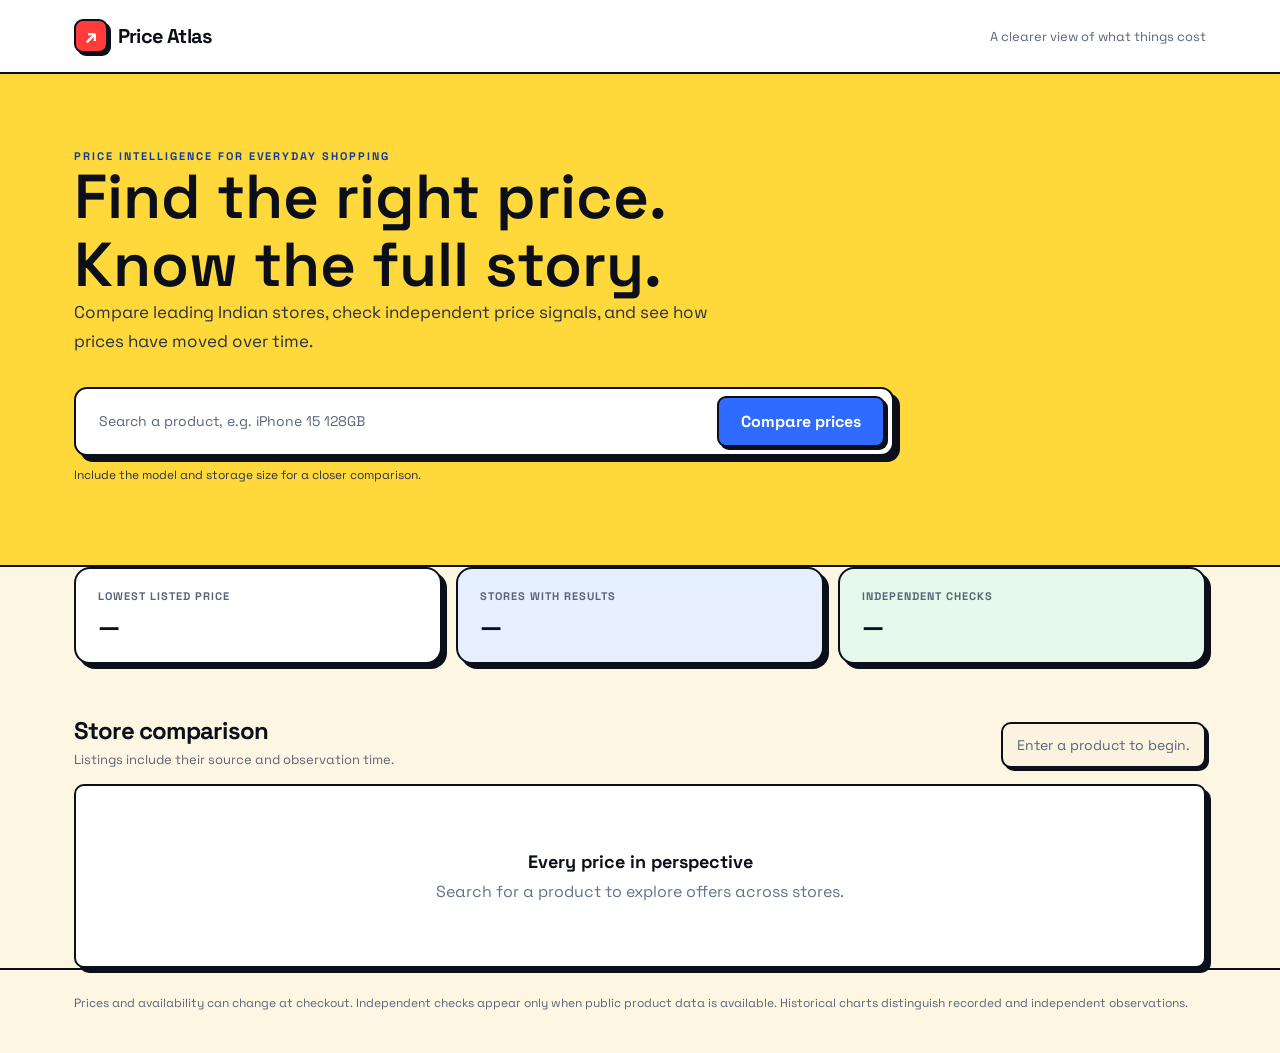
<file: frontend/index.html>
<!doctype html>
<html lang="en"><head><meta charset="utf-8"><meta name="viewport" content="width=device-width,initial-scale=1"><meta name="description" content="Compare prices and view their history across India's leading stores."><title>Price Atlas — Shop with perspective</title><link rel="preconnect" href="https://fonts.googleapis.com"><link rel="preconnect" href="https://fonts.gstatic.com" crossorigin><link href="https://fonts.googleapis.com/css2?family=DM+Sans:wght@400;500;600;700&family=Manrope:wght@400;600;700;800&display=swap" rel="stylesheet"><style>
:root{--ink:#15233a;--blue:#265bd7;--muted:#63738b;--line:#dfe7f0;--pale:#eef3fa}*{box-sizing:border-box}body{margin:0;background:#f7f9fc;color:var(--ink);font-family:'DM Sans',sans-serif}button,input{font:inherit}.wrap{max-width:1180px;margin:auto;padding:0 24px}header{background:#fff;border-bottom:1px solid var(--line)}nav{height:72px;display:flex;align-items:center;justify-content:space-between}.brand{font:800 20px Manrope,sans-serif;letter-spacing:-.04em;text-decoration:none;color:var(--ink)}.brand b{display:inline-grid;place-items:center;width:34px;height:34px;margin-right:10px;border-radius:9px;background:var(--blue);color:white}.nav-note{color:var(--muted);font-size:13px}.hero{background:linear-gradient(120deg,#102448,#193b77 70%,#255ac2);color:white;padding:75px 0 82px}.eyebrow{text-transform:uppercase;letter-spacing:.18em;font-size:11px;font-weight:700;color:#b4cfff}h1{font:800 clamp(38px,5vw,62px)/1.09 Manrope,sans-serif;letter-spacing:-.055em;margin:16px 0;max-width:800px}.hero p{color:#d4dff1;line-height:1.7;max-width:670px;font-size:17px;margin:0 0 31px}.search{display:flex;max-width:820px;background:white;padding:7px;border-radius:13px;box-shadow:0 20px 50px #08173355}.search input{min-width:0;flex:1;padding:13px 16px;border:0;outline:0;color:var(--ink)}.search button{padding:13px 22px;border:0;border-radius:9px;background:var(--blue);color:#fff;font-weight:700;cursor:pointer}.search button:disabled{opacity:.6}.hint{color:#b4c9eb;font-size:12px;margin-top:11px}main{position:relative;margin-top:-32px;padding-bottom:70px}.stats{display:grid;grid-template-columns:repeat(3,1fr);gap:14px}.stat,.panel{background:#fff;border:1px solid var(--line);border-radius:16px;box-shadow:0 8px 25px #1532500a}.stat{padding:20px 22px}.stat span{display:block;color:var(--muted);font-size:11px;text-transform:uppercase;letter-spacing:.09em;font-weight:700}.stat strong{display:block;font:800 25px Manrope,sans-serif;margin-top:7px}.heading{display:flex;justify-content:space-between;align-items:end;gap:16px;margin:42px 0 16px}.heading h2{font:800 24px Manrope,sans-serif;letter-spacing:-.04em;margin:0}.heading p,.status{color:var(--muted);font-size:13px;margin:5px 0 0}.panel{padding:22px}.empty{text-align:center;padding:52px 15px;color:var(--muted)}.empty strong{display:block;font:700 18px Manrope,sans-serif;color:var(--ink);margin-bottom:8px}.offers{display:grid;gap:11px}.offer{display:grid;grid-template-columns:1fr auto;gap:18px;align-items:center;border:1px solid var(--line);border-radius:12px;padding:17px}.store{color:var(--blue);font-size:11px;text-transform:uppercase;letter-spacing:.1em;font-weight:800}.title{font:700 15px/1.45 Manrope,sans-serif;margin:5px 0 9px}.meta{display:flex;gap:10px;flex-wrap:wrap;color:var(--muted);font-size:12px}.pill{padding:4px 9px;border-radius:20px;background:#edf3fa;color:#667b95;font-weight:700}.pill.ok{background:#e7f6f1;color:#08765b}.pill.diff{background:#fff1df;color:#925610}.price{text-align:right;font:800 23px Manrope,sans-serif}.view{display:inline-block;color:var(--blue);font-size:12px;font-weight:700;text-decoration:none;margin-top:7px}.view:hover{text-decoration:underline}.viewbutton{border:0;background:transparent;padding:0;cursor:pointer}.two{display:grid;grid-template-columns:1.25fr .75fr;gap:16px;margin-top:17px}.two .heading{margin:0 0 18px}.chart{width:100%;height:190px}.chartline{fill:none;stroke:var(--blue);stroke-width:3;stroke-linejoin:round}.gridline{stroke:var(--line)}.chartlabels{display:flex;justify-content:space-between;color:var(--muted);font-size:11px}.fact{display:flex;justify-content:space-between;gap:12px;border-bottom:1px solid var(--line);padding:12px 0;font-size:13px}.fact span{color:var(--muted)}.fact strong{text-align:right}.foot{border-top:1px solid var(--line);color:var(--muted);font-size:12px;padding:24px 0 40px;line-height:1.6}@media(max-width:750px){.wrap{padding:0 16px}.nav-note{display:none}.hero{padding:52px 0 70px}.hero p{font-size:15px}.stats,.two{grid-template-columns:1fr}.stat{padding:14px 18px}.stat strong{font-size:21px}.search button{padding:12px}.heading{align-items:start;flex-direction:column}.offer{grid-template-columns:1fr}.price{text-align:left}}
</style><link rel="stylesheet" href="cartoon-hybrid.css"><link rel="stylesheet" href="price-atlas-cartoon.css"></head><body><header><div class="wrap"><nav><a class="brand" href="/"><b>↗</b>Price Atlas</a><span class="nav-note">A clearer view of what things cost</span></nav></div></header><section class="hero"><div class="wrap"><div class="eyebrow">Price intelligence for everyday shopping</div><h1>Find the right price.<br>Know the full story.</h1><p>Compare leading Indian stores, check independent price signals, and see how prices have moved over time.</p><form class="search" id="form"><input id="query" placeholder="Search a product, e.g. iPhone 15 128GB" aria-label="Product name" required maxlength="200"><button id="go">Compare prices</button></form><div class="hint">Include the model and storage size for a closer comparison.</div></div></section><main class="wrap"><div class="stats"><div class="stat"><span>Lowest listed price</span><strong id="lowest">—</strong></div><div class="stat"><span>Stores with results</span><strong id="stores">—</strong></div><div class="stat"><span>Independent checks</span><strong id="checks">—</strong></div></div><div class="heading"><div><h2>Store comparison</h2><p>Listings include their source and observation time.</p></div><div id="status" class="status" role="status">Enter a product to begin.</div></div><section class="panel" id="results"><div class="empty"><strong>Every price in perspective</strong>Search for a product to explore offers across stores.</div></section></main><footer class="foot"><div class="wrap">Prices and availability can change at checkout. Independent checks appear only when public product data is available. Historical charts distinguish recorded and independent observations.</div></footer><script>
const API=/^(localhost|127\.0\.0\.1)$/.test(location.hostname)?'http://127.0.0.1:8000':'https://scrapyv1.onrender.com';
const sites=['amazon_in','flipkart','croma','reliance_digital','vijaysales'];
const labels={amazon_in:'Amazon',flipkart:'Flipkart',croma:'Croma',reliance_digital:'Reliance Digital',vijaysales:'Vijay Sales'};
const E=id=>document.getElementById(id),money=v=>Number(v)>0?'₹'+Number(v).toLocaleString('en-IN',{maximumFractionDigits:0}):'Unavailable';
const esc=v=>String(v??'').replace(/[&<>"']/g,c=>({'&':'&amp;','<':'&lt;','>':'&gt;','"':'&quot;',"'":'&#39;'}[c]));
const safe=v=>{try{let u=new URL(v);return u.protocol==='https:'?u.href:'#'}catch{return '#'}};
const when=v=>{let d=new Date(v);return isNaN(d)?'Time unavailable':d.toLocaleString('en-IN',{dateStyle:'medium',timeStyle:'short'})};
async function request(path,options){let r=await fetch(API+path,options),d=await r.json().catch(()=>({}));if(!r.ok)throw Error(typeof d.detail==='string'?d.detail:'Price information is temporarily unavailable.');return d}
let current=[], expandedUrl=null, historyRequest=0;
function badge(p){let s=p.raw?.buyhatke?.status;return s==='matched'?'<span class="pill ok">Independently consistent</span>':s==='different'?'<span class="pill diff">Price differs</span>':'<span class="pill">Independent data unavailable</span>'}
function render(items){
 current=items.filter(p=>p.source_platform!=='gsmarena').sort((a,b)=>(Number(a.price)||Infinity)-(Number(b.price)||Infinity));
 let priced=current.filter(p=>Number(p.price)>0);
 E('lowest').textContent=priced.length?money(priced[0].price):'—';
 E('stores').textContent=new Set(current.map(p=>p.source_platform||p.platform)).size;
 E('checks').textContent=current.filter(p=>['matched','different'].includes(p.raw?.buyhatke?.status)).length;
 if(!current.length){E('results').innerHTML='<div class="empty"><strong>No listings found yet</strong>Try a more specific product name or check again later.</div>';return}
 E('results').innerHTML='<div class="offers">'+current.slice(0,50).map((p,i)=>`<article class="offer"><div><div class="store">${esc(labels[p.source_platform]||p.source_platform)}</div><div class="title">${esc(p.title)}</div><div class="meta">${badge(p)}<span>Observed ${esc(when(p.scraped_at))}</span></div></div><div class="price">${money(p.price)}<br><a class="view" href="${esc(safe(p.product_url))}" target="_blank" rel="noopener noreferrer">View at store ↗</a><br><button class="view history-toggle" type="button" data-i="${i}" aria-expanded="false" aria-controls="history-${i}">Show price history ↓</button></div><div class="inline-history" id="history-${i}" hidden></div></article>`).join('')+'</div>';
 E('results').querySelectorAll('[data-i]').forEach(b=>b.onclick=()=>toggleHistory(Number(b.dataset.i)));
 const selected=current.findIndex(p=>p.product_url===expandedUrl);
 if(selected>=0&&selected<50) showHistory(selected);
}
function toggleHistory(i){
 if(expandedUrl===current[i].product_url){expandedUrl=null;historyRequest++;const box=E('history-'+i);box.hidden=true;const button=E('results').querySelector(`[data-i="${i}"]`);button.setAttribute('aria-expanded','false');button.textContent='Show price history ↓';return}
 expandedUrl=current[i].product_url;
 E('results').querySelectorAll('.inline-history').forEach(box=>box.hidden=true);
 E('results').querySelectorAll('[data-i]').forEach(button=>{button.setAttribute('aria-expanded','false');button.textContent='Show price history ↓'});
 showHistory(i);
}
async function showHistory(i){
 const p=current[i], box=E('history-'+i), button=E('results').querySelector(`[data-i="${i}"]`), requestId=++historyRequest;
 box.hidden=false;button.setAttribute('aria-expanded','true');button.textContent='Hide price history ↑';
 box.innerHTML='<p class="history-note" role="status">Loading price history…</p>';
 let own=[], loadFailed=false;
 try{if(p.product_hash)own=(await request('/v2/products/'+encodeURIComponent(p.product_hash)+'/history')).history||[]}catch{loadFailed=true}
 if(requestId!==historyRequest||expandedUrl!==p.product_url||!box.isConnected)return;
 let external=Array.isArray(p.raw?.buyhatke?.history)?p.raw.buyhatke.history:[];
 const observedTime=value=>new Date(typeof value==='string' && /^\d{4}-\d\d-\d\dT\d\d:\d\d:\d\d(?:\.\d+)?$/.test(value) ? value+'Z' : value);
 const points=[...own.map(x=>({time:observedTime(x.scraped_at),price:Number(x.price),source:'Recorded'})),...external.map(x=>({time:observedTime(x.scraped_at),price:Number(x.price),source:'Independent'}))].filter(x=>Number.isFinite(x.price)&&x.price>0&&!isNaN(x.time)).sort((a,b)=>a.time-b.time);
 if(!points.length){box.innerHTML=`<div class="history-header"><strong>Price history</strong></div><p class="history-note">${loadFailed?'History is temporarily unavailable. Please try again.':'No price observations are available yet.'}</p>`;return}
 const low=Math.min(...points.map(x=>x.price)),high=Math.max(...points.map(x=>x.price));
 const pad=Math.max((high-low)*0.12,high*0.015,1),lo=Math.max(0,low-pad),hi=high+pad;
 const first=points[0].time.getTime(),last=points[points.length-1].time.getTime(),duration=last-first;
 const x=point=>duration?80+(point.time.getTime()-first)/duration*500:330;
 const y=point=>160-(point.price-lo)/(hi-lo)*120;
 const groups=['Recorded','Independent'].map(source=>points.filter(point=>point.source===source));
 const lines=groups.map((group,i)=>group.length>1?`<polyline class="history-line ${i?'independent':''}" points="${group.map(point=>`${x(point)},${y(point)}`).join(' ')}"/>`:'').join('');
 const dots=points.map(point=>`<circle class="history-dot ${point.source==='Independent'?'independent':''}" cx="${x(point)}" cy="${y(point)}" r="4"><title>${esc(when(point.time))}: ${money(point.price)} (${point.source})</title></circle>`).join('');
 const legends=[...new Set(points.map(point=>point.source))].map(source=>`<span><i class="history-key ${source==='Independent'?'independent':''}"></i>${source}</span>`).join('');
 box.innerHTML=`<div class="history-header"><strong>Price history</strong><span>${points.length} observation${points.length===1?'':'s'}</span></div><svg class="history-chart" viewBox="0 0 620 200" role="img" aria-label="Price history, lowest ${money(low)}, highest ${money(high)}"><line class="gridline" x1="80" y1="40" x2="580" y2="40"/><line class="gridline" x1="80" y1="160" x2="580" y2="160"/><text x="72" y="44" text-anchor="end">${money(hi)}</text><text x="72" y="164" text-anchor="end">${money(lo)}</text>${lines}${dots}</svg><div class="chartlabels"><span>${esc(when(points[0].time))}</span><span>${duration?esc(when(points[points.length-1].time)):''}</span></div><div class="history-footer"><span>Lowest ${money(low)} · Highest ${money(high)}</span><span class="history-legend">${legends}</span></div>${points.length===1?'<p class="history-note">One observation is available. A trend will appear as more prices are recorded.</p>':''}${loadFailed?'<p class="history-note">Recorded history is temporarily unavailable.</p>':''}`;
}
async function search(q){E('go').disabled=true;E('status').textContent='Checking stores and independent price signals…';try{let start=await request('/v2/compare',{method:'POST',headers:{'content-type':'application/json'},body:JSON.stringify({sites,keywords:[q],pages:1,force:true})});let shown=0;for(let n=0;n<120;n++){await new Promise(r=>setTimeout(r,3000));let job=await request('/v2/compare/'+encodeURIComponent(start.job_id));if((job.results||[]).length>shown){shown=job.results.length;render(job.results);E('status').textContent=shown+' listings found. Checking other stores…'}if(['complete','failed'].includes(job.status)){render(job.results||[]);E('status').textContent=(job.error?'Some sources were unavailable. ':'')+(job.results?.length||0)+' listings found.';return}}E('status').textContent='This is taking longer than expected. Try again shortly.'}catch(e){E('status').textContent='Could not complete the search. Please try again shortly.'}finally{E('go').disabled=false}}
E('form').addEventListener('submit',e=>{e.preventDefault();let q=E('query').value.trim();if(q)search(q)});
</script></body></html>
</file>
<file: frontend/cartoon-hybrid.css>
@import url('https://fonts.googleapis.com/css2?family=Space+Grotesk:wght@400;500;600;700&family=JetBrains+Mono:wght@400;500&display=swap');

:root {
  color-scheme: light;
  --bg: #fdf6e3;
  --surface: #ffffff;
  --surface-2: #faf3df;
  --surface-3: #f5ecc8;
  --ink: #0b0f1a;
  --ink-soft: #2a3142;
  --ink-mute: #5a6478;
  --outline: #0b0f1a;
  --outline-strong: #0b0f1a;
  --outline-w: 2.5px;
  --outline-thin: 2px;
  --shadow-lg: 5px 5px 0 0 var(--outline);
  --shadow-md: 4px 4px 0 0 var(--outline);
  --shadow-sm: 3px 3px 0 0 var(--outline);
  --shadow-xs: 2px 2px 0 0 var(--outline);
  --shadow-pressed: 1px 1px 0 0 var(--outline);
  --red: #ff3b3b;
  --red-ink: #9a1515;
  --blue: #2f6bff;
  --blue-ink: #123c9a;
  --yellow: #ffd93b;
  --yellow-ink: #6b4b00;
  --green: #2aa56a;
  --green-ink: #0e5a38;
  --input-bg: #ffffff;
  --ring: 0 0 0 3px rgba(47, 107, 255, 0.35);
  --r-sm: 8px;
  --r-md: 10px;
  --r-lg: 14px;
  --r-xl: 18px;
  --easing: cubic-bezier(0.2, 0, 0, 1);
  --dur: 120ms;
}

.dark {
  color-scheme: dark;
  --bg: #0d1424;
  --surface: #18213a;
  --surface-2: #141b30;
  --surface-3: #22304d;
  --ink: #e8e2cc;
  --ink-soft: #c2bba0;
  --ink-mute: #7d869f;
  --outline: #3a4667;
  --outline-strong: #5a6b94;
  --outline-w: 1.5px;
  --outline-thin: 1px;
  --shadow-lg: 4px 4px 0 0 rgba(0, 0, 0, 0.55);
  --shadow-md: 3px 3px 0 0 rgba(0, 0, 0, 0.5);
  --shadow-sm: 2px 2px 0 0 rgba(0, 0, 0, 0.45);
  --shadow-xs: 1px 1px 0 0 rgba(0, 0, 0, 0.4);
  --shadow-pressed: 1px 1px 0 0 rgba(0, 0, 0, 0.3);
  --red: #ff5e5e;
  --red-ink: #ffd6d6;
  --blue: #6a9bff;
  --blue-ink: #d6e3ff;
  --yellow: #ffd93b;
  --yellow-ink: #fff3b0;
  --green: #55d595;
  --green-ink: #c8f3dc;
  --input-bg: #141b30;
  --ring: 0 0 0 3px rgba(106, 155, 255, 0.4);
}

* {
  box-sizing: border-box;
}

body {
  background: var(--bg);
  color: var(--ink);
  font-family: 'Space Grotesk', ui-sans-serif, system-ui, -apple-system, 'Segoe UI', Roboto, sans-serif;
  font-feature-settings: "ss01";
  -webkit-font-smoothing: antialiased;
  -moz-osx-font-smoothing: grayscale;
}

h1,
h2,
h3,
h4 {
  font-family: 'Space Grotesk', system-ui, sans-serif;
  font-weight: 600;
  letter-spacing: 0;
  margin: 0;
}

code,
pre,
.mono {
  font-family: 'JetBrains Mono', ui-monospace, Consolas, monospace;
}

::selection {
  background: var(--yellow);
  color: #0b0f1a;
}

.card {
  background: var(--surface);
  border: var(--outline-w) solid var(--outline);
  border-radius: var(--r-lg);
  box-shadow: var(--shadow-lg);
  padding: 20px;
}

.card-sm {
  background: var(--surface);
  border: var(--outline-thin) solid var(--outline);
  border-radius: var(--r-md);
  box-shadow: var(--shadow-sm);
  padding: 14px;
}

.panel {
  background: var(--surface-2);
  border: var(--outline-thin) solid var(--outline);
  border-radius: var(--r-md);
  padding: 12px;
}

.btn,
.link-btn {
  display: inline-flex;
  align-items: center;
  justify-content: center;
  gap: 8px;
  font-family: inherit;
  font-weight: 600;
  font-size: 14px;
  line-height: 1;
  padding: 10px 16px;
  background: var(--surface);
  color: var(--ink);
  border: var(--outline-w) solid var(--outline);
  border-radius: var(--r-md);
  box-shadow: var(--shadow-md);
  cursor: pointer;
  transition: transform var(--dur) var(--easing), box-shadow var(--dur) var(--easing);
  user-select: none;
}

.btn:hover,
.link-btn:hover {
  transform: translate(-1px, -1px);
  box-shadow: 5px 5px 0 0 var(--outline);
}

.btn:active,
.link-btn:active {
  transform: translate(2px, 2px);
  box-shadow: var(--shadow-pressed);
}

.btn:focus-visible,
.link-btn:focus-visible {
  outline: none;
  box-shadow: var(--shadow-md), var(--ring);
}

.btn:disabled {
  opacity: 0.55;
  cursor: not-allowed;
  box-shadow: var(--shadow-sm);
  transform: none;
}

.btn-primary {
  background: var(--red);
  color: #fff;
}

.dark .btn-primary {
  color: var(--red-ink);
}

.btn-blue {
  background: var(--blue);
  color: #fff;
}

.btn-yellow {
  background: var(--yellow);
  color: #0b0f1a;
}

.dark .btn-yellow {
  color: #0b0f1a;
}

.btn-green {
  background: var(--green);
  color: #fff;
}

.btn-sm {
  padding: 6px 12px;
  font-size: 13px;
  box-shadow: var(--shadow-sm);
}

.chip,
.badge {
  display: inline-flex;
  align-items: center;
  gap: 6px;
  background: var(--surface);
  color: var(--ink);
  font-family: inherit;
  font-size: 12px;
  font-weight: 600;
  padding: 5px 12px;
  border: var(--outline-thin) solid var(--outline);
  border-radius: 999px;
  box-shadow: var(--shadow-xs);
  user-select: none;
}

.chip-red,
.badge.offline {
  background: var(--red);
  color: #fff;
}

.chip-blue,
.badge.checking {
  background: var(--blue);
  color: #fff;
}

.chip-yellow {
  background: var(--yellow);
  color: var(--yellow-ink);
}

.chip-green,
.badge.live {
  background: var(--green);
  color: #fff;
}

.input,
.select,
.textarea,
input,
select,
textarea {
  display: block;
  width: 100%;
  background: var(--input-bg);
  color: var(--ink);
  font-family: inherit;
  font-size: 14px;
  padding: 10px 14px;
  border: var(--outline-w) solid var(--outline);
  border-radius: var(--r-md);
  transition: box-shadow var(--dur) var(--easing);
}

.input:focus,
.select:focus,
.textarea:focus,
input:focus,
select:focus,
textarea:focus {
  outline: none;
  box-shadow: var(--ring);
}

input::placeholder,
textarea::placeholder {
  color: var(--ink-mute);
}

.checkbox,
input[type="checkbox"] {
  appearance: none;
  -webkit-appearance: none;
  width: 18px;
  height: 18px;
  min-width: 18px;
  padding: 0;
  background: var(--input-bg);
  border: var(--outline-thin) solid var(--outline);
  border-radius: 4px;
  cursor: pointer;
  position: relative;
  flex-shrink: 0;
}

.checkbox:checked,
input[type="checkbox"]:checked {
  background: var(--blue);
}

.checkbox:checked::after,
input[type="checkbox"]:checked::after {
  content: "";
  position: absolute;
  left: 4px;
  top: 0;
  width: 6px;
  height: 11px;
  border-right: 2.5px solid #fff;
  border-bottom: 2.5px solid #fff;
  transform: rotate(45deg);
}

.row-item {
  display: flex;
  align-items: flex-start;
  gap: 10px;
  padding: 12px;
  background: var(--surface);
  border: var(--outline-thin) solid var(--outline);
  border-radius: var(--r-md);
  box-shadow: var(--shadow-sm);
}

.label-tag,
label {
  font-size: 11px;
  font-weight: 700;
  letter-spacing: 0.08em;
  text-transform: uppercase;
  color: var(--ink-mute);
}

.text-mute,
.muted {
  color: var(--ink-mute);
}

.text-soft {
  color: var(--ink-soft);
}

.scroll-area::-webkit-scrollbar {
  width: 10px;
  height: 10px;
}

.scroll-area::-webkit-scrollbar-track {
  background: var(--surface-2);
  border-radius: 999px;
}

.scroll-area::-webkit-scrollbar-thumb {
  background: var(--surface-3);
  border: 1px solid var(--outline);
  border-radius: 999px;
}

.brand-square {
  display: inline-flex;
  align-items: center;
  justify-content: center;
  width: 36px;
  height: 36px;
  background: var(--red);
  color: #fff;
  font-weight: 700;
  font-size: 18px;
  border: var(--outline-w) solid var(--outline);
  border-radius: var(--r-sm);
  box-shadow: var(--shadow-sm);
}

/* SCRAPY frontend application layer */
html {
  min-height: 100%;
}

body {
  min-height: 100vh;
}

.container {
  max-width: 1120px;
  margin: 0 auto;
  padding: 36px 20px 56px;
}

.header {
  display: grid;
  grid-template-columns: 1fr auto;
  gap: 18px;
  align-items: start;
  text-align: left;
  margin-bottom: 28px;
}

.header-main {
  display: grid;
  gap: 10px;
}

.header h1 {
  max-width: 760px;
  color: var(--ink);
  font-size: clamp(34px, 6vw, 64px);
  line-height: 0.96;
  background: none;
  -webkit-text-fill-color: currentColor;
}

.header p {
  max-width: 560px;
  color: var(--ink-soft);
  font-size: 16px;
  line-height: 1.55;
}

.theme-toggle {
  white-space: nowrap;
}

.card {
  margin-bottom: 20px;
}

.card h2 {
  color: var(--ink);
  font-size: 20px;
  margin-bottom: 16px;
}

.grid {
  display: grid;
  grid-template-columns: 1fr 1fr;
  gap: 14px;
}

.full {
  grid-column: 1 / -1;
}

textarea {
  min-height: 88px;
  resize: vertical;
}

.checkbox-list {
  display: grid;
  grid-template-columns: repeat(auto-fit, minmax(150px, 1fr));
  gap: 10px;
  padding: 12px;
  background: var(--surface-2);
  border: var(--outline-thin) solid var(--outline);
  border-radius: var(--r-md);
}

.checkbox-list label {
  display: flex;
  align-items: center;
  gap: 8px;
  margin: 0;
  color: var(--ink);
  letter-spacing: 0;
  text-transform: none;
  font-size: 14px;
  font-weight: 600;
}

.actions {
  display: grid;
  grid-template-columns: 1fr 1fr;
  gap: 12px;
}

.status {
  display: flex;
  align-items: center;
  justify-content: space-between;
  gap: 16px;
  min-height: 46px;
  margin-top: 16px;
  padding: 12px 14px;
  color: var(--ink-soft);
  background: var(--surface-2);
  border: var(--outline-thin) solid var(--outline);
  border-radius: var(--r-md);
  box-shadow: var(--shadow-sm);
  font-size: 14px;
}

.status-message {
  min-width: 0;
}

.status-loader {
  display: none;
  width: 24px;
  height: 24px;
  flex: 0 0 auto;
  border: var(--outline-thin) solid var(--outline);
  border-radius: 999px;
  background: var(--surface);
  box-shadow: var(--shadow-xs);
  position: relative;
}

.status-loader::before {
  content: "";
  position: absolute;
  inset: 4px;
  border-radius: 999px;
  border: 3px solid color-mix(in srgb, var(--blue) 24%, transparent);
  border-top-color: var(--blue);
  animation: spin 0.75s linear infinite;
}

.status.running .status-loader {
  display: inline-block;
}

.status.success {
  background: color-mix(in srgb, var(--green) 18%, var(--surface));
  color: var(--green-ink);
}

.status.error {
  background: color-mix(in srgb, var(--red) 16%, var(--surface));
  color: var(--red-ink);
}

.status.running {
  background: color-mix(in srgb, var(--blue) 14%, var(--surface));
  color: var(--blue-ink);
}

.note {
  margin-top: 10px;
  color: var(--ink-mute);
  font-size: 12px;
}

.links {
  display: grid;
  grid-template-columns: repeat(4, 1fr);
  gap: 12px;
}

.link-btn {
  width: 100%;
  min-height: 44px;
  text-decoration: none;
}

.link-btn svg,
.btn svg {
  width: 17px;
  height: 17px;
  stroke: currentColor;
  stroke-width: 2;
  stroke-linecap: round;
  stroke-linejoin: round;
  fill: none;
  flex: 0 0 auto;
}

@keyframes spin {
  to {
    transform: rotate(360deg);
  }
}

.spinner {
  display: inline-block;
  width: 14px;
  height: 14px;
  border: 2px solid color-mix(in srgb, currentColor 28%, transparent);
  border-top-color: currentColor;
  border-radius: 50%;
  animation: spin 0.7s linear infinite;
}

.results-section {
  display: none;
  margin-top: 32px;
}

.cheapest-grid {
  display: grid;
  grid-template-columns: repeat(auto-fit, minmax(220px, 1fr));
  gap: 12px;
  margin-bottom: 16px;
}

.deal-card {
  min-height: 126px;
  padding: 14px;
  background: var(--surface-2);
  border: var(--outline-thin) solid var(--outline);
  border-radius: var(--r-md);
  box-shadow: var(--shadow-sm);
}

.deal-title {
  margin-bottom: 10px;
  color: var(--ink);
  font-size: 14px;
  line-height: 1.4;
}

.deal-price {
  color: var(--green-ink);
  font-size: 18px;
  font-weight: 700;
}

table {
  width: 100%;
  min-width: 760px;
  border-collapse: separate;
  border-spacing: 0;
  background: var(--surface);
  border: var(--outline-thin) solid var(--outline);
  border-radius: var(--r-md);
  overflow: hidden;
}

th,
td {
  padding: 13px 12px;
  border-bottom: var(--outline-thin) solid var(--outline);
  color: var(--ink);
  text-align: left;
  font-size: 13px;
  vertical-align: middle;
}

tr:last-child td {
  border-bottom: 0;
}

th {
  background: var(--surface-2);
  color: var(--ink-mute);
  font-size: 11px;
  font-weight: 700;
  letter-spacing: 0.08em;
  text-transform: uppercase;
}

td a {
  color: var(--blue);
  font-weight: 700;
  text-decoration: none;
}

td a:hover {
  text-decoration: underline;
}

.sparkline {
  width: 110px;
  height: 32px;
  display: block;
}

@media (max-width: 720px) {
  .container {
    padding: 24px 14px 40px;
  }

  .header,
  .grid,
  .actions,
  .links {
    grid-template-columns: 1fr;
  }

  .theme-toggle {
    justify-self: start;
  }

  .card {
    padding: 16px;
  }
}
</file>
<file: frontend/price-atlas-cartoon.css>
/* Price Atlas application styles using the original cartoon design tokens. */
body { background: var(--bg); color: var(--ink); font-family: 'Space Grotesk', sans-serif; }
header { background: var(--surface); border-bottom: 2.5px solid var(--outline); }
.brand { color: var(--ink); font-family: 'Space Grotesk', sans-serif; }
.brand b { background: var(--red); border: 2px solid var(--outline); box-shadow: 3px 3px 0 var(--outline); }
.nav-note, .heading p, .status, .fact span, .chartlabels { color: var(--ink-mute); }
.hero { background: var(--yellow); color: var(--ink); border-bottom: 2.5px solid var(--outline); }
.hero h1 { color: var(--ink); font-family: 'Space Grotesk', sans-serif; }
.hero p { color: var(--ink-soft); }
.eyebrow { color: var(--blue-ink); }
.hint { color: var(--ink-soft); }
.search { background: var(--surface); border: 2.5px solid var(--outline); box-shadow: 6px 6px 0 var(--outline); }
.search input { border: 0; box-shadow: none; background: var(--surface); color: var(--ink); }
.search button { background: var(--blue); color: white; border: 2px solid var(--outline); box-shadow: 3px 3px 0 var(--outline); }
.search button:hover { transform: translate(-1px,-1px); }
.stat, .panel { background: var(--surface); border: 2.5px solid var(--outline); box-shadow: 5px 5px 0 var(--outline); }
.stat:nth-child(2) { background: #e6efff; }
.stat:nth-child(3) { background: #e6f8eb; }
.stat span { color: var(--ink-mute); }
.stat strong, .heading h2, .title, .price, .empty strong { color: var(--ink); font-family: 'Space Grotesk', sans-serif; }
.offer { border: 2px solid var(--outline); background: var(--surface-2); box-shadow: 3px 3px 0 var(--outline); }
.store, .view { color: var(--blue-ink); }
.pill { border: 1.5px solid var(--outline); background: #e6efff; color: var(--ink-soft); }
.pill.ok { background: #c9f2d7; color: var(--green-ink); }
.pill.diff { background: #ffe3a8; color: var(--yellow-ink); }
.fact { border-color: var(--outline); }
.gridline { stroke: #c8c4b9; }
.chartline { stroke: var(--blue); }
.foot { border-top: 2px solid var(--outline); color: var(--ink-mute); }
.viewbutton { display: inline-block; width: auto; color: var(--blue-ink); border: 0; box-shadow: none; }
.history-toggle { width: auto; padding: 7px 10px; border: 2px solid var(--outline); border-radius: 8px; background: var(--surface); box-shadow: 2px 2px 0 var(--outline); cursor: pointer; font: 700 12px 'Space Grotesk', sans-serif; }
.history-toggle:focus-visible { outline: 3px solid var(--blue); outline-offset: 3px; }
.inline-history { grid-column: 1 / -1; min-width: 0; padding: 18px; border: 2px solid var(--outline); border-radius: 10px; background: var(--surface); }
.inline-history[hidden] { display: none; }
.history-header, .history-footer { display: flex; justify-content: space-between; align-items: center; gap: 12px; flex-wrap: wrap; font-size: 13px; }
.history-header strong { font-size: 16px; }
.history-header span, .history-note { color: var(--ink-mute); font-size: 12px; }
.history-chart { display: block; width: 100%; height: auto; max-height: 220px; margin-top: 8px; overflow: visible; }
.history-chart text { fill: var(--ink-soft); font: 11px 'Space Grotesk', sans-serif; }
.history-line { fill: none; stroke: var(--blue); stroke-width: 2.5; stroke-linejoin: round; }
.history-line.independent { stroke: var(--green); stroke-dasharray: 6 4; }
.history-dot { fill: var(--blue); stroke: white; stroke-width: 1.5; }
.history-dot.independent { fill: var(--green); }
.history-footer { margin-top: 12px; color: var(--ink-soft); }
.history-legend { display: flex; gap: 12px; }
.history-key { display: inline-block; width: 9px; height: 9px; border-radius: 50%; margin-right: 5px; background: var(--blue); }
.history-key.independent { background: var(--green); }
@media (max-width: 750px) { .hero { padding-top: 52px; } .search input { min-width: 0; } }
</file>
